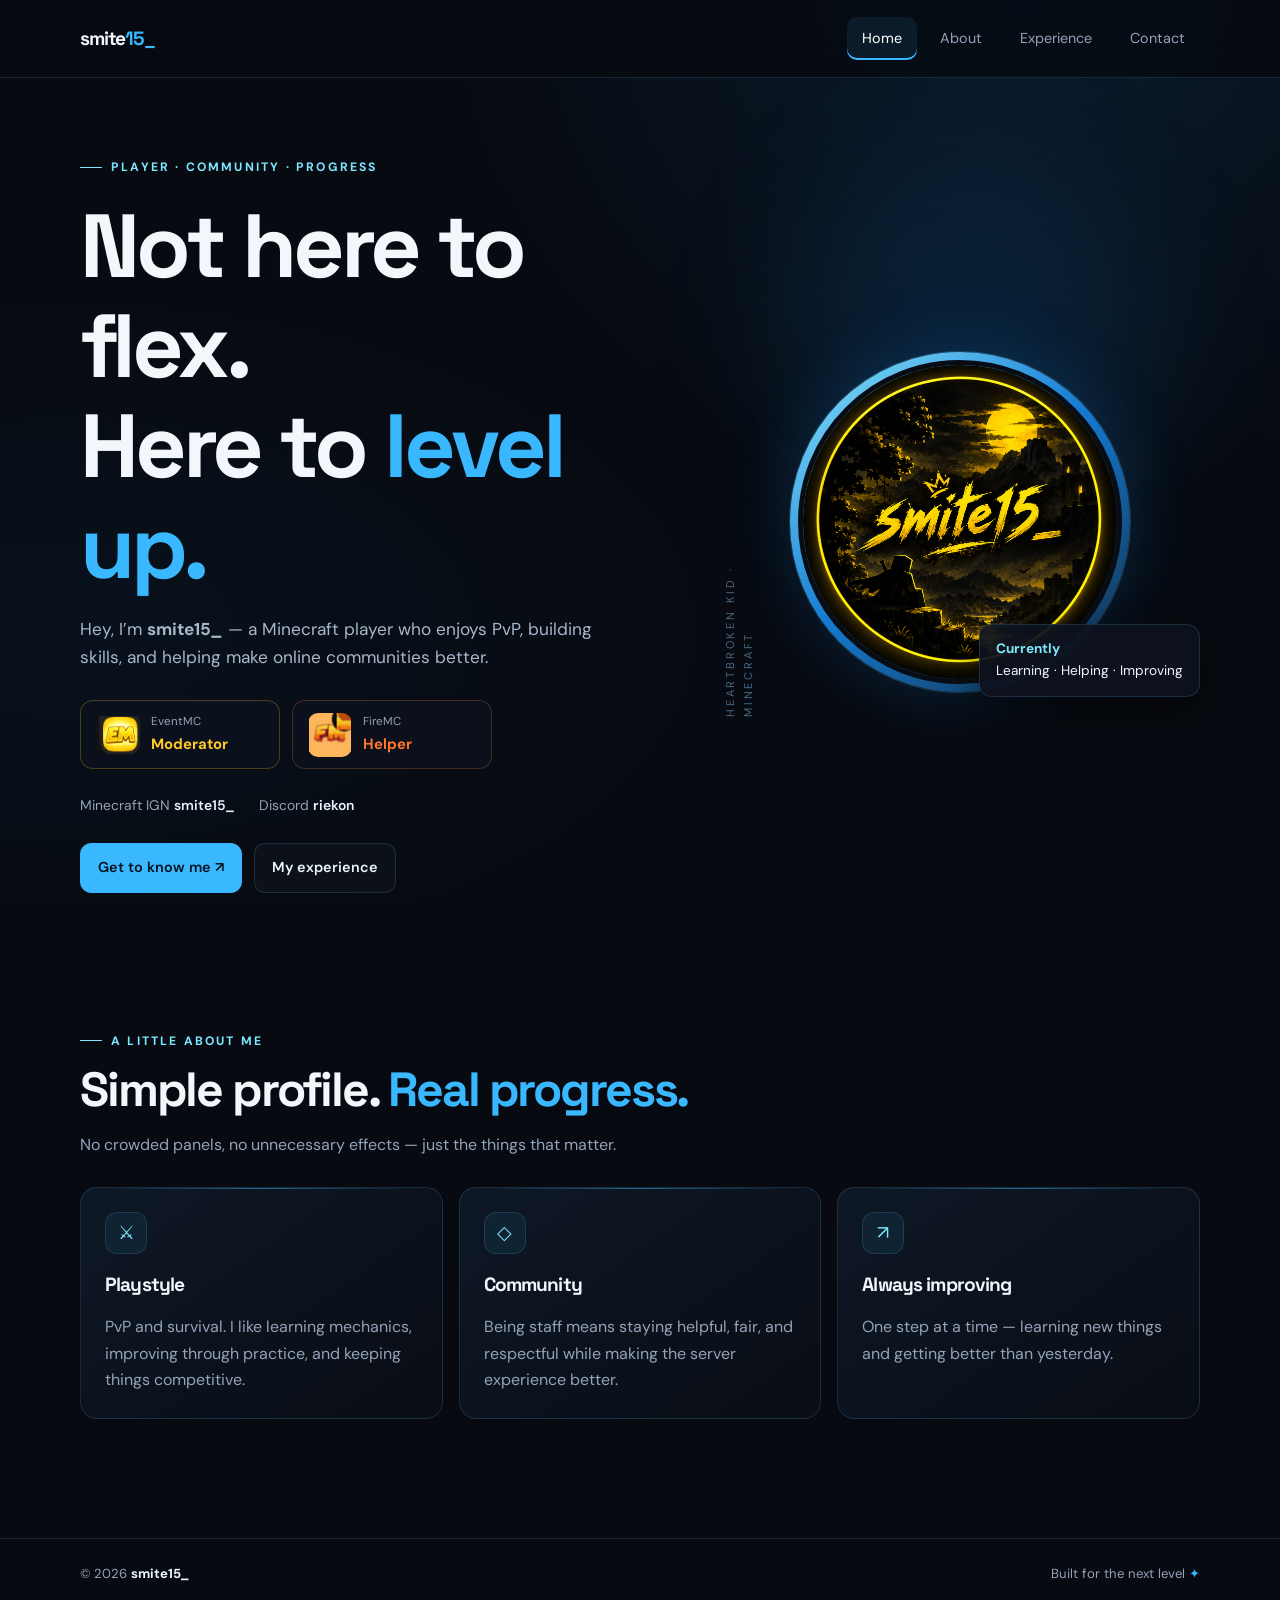
<file: index.html>
<!doctype html><html lang="en"><head><meta charset="utf-8"><meta name="viewport" content="width=device-width,initial-scale=1"><meta name="theme-color" content="#070a10"><meta name="description" content="The personal profile of smite15_ — Minecraft player and community staff."><title>smite15_ — Home</title><link rel="stylesheet" href="style.css"></head><body>
<header class="topbar"><div class="wrap nav"><a class="brand" href="index.html">smite<span>15_</span></a><nav class="navlinks"><a class="active" href="index.html">Home</a><a href="about.html">About</a><a href="experience.html">Experience</a><a href="contact.html">Contact</a></nav><button class="menu-btn" aria-label="Toggle navigation" aria-expanded="false">☰</button></div></header>
<main><section class="wrap hero"><div class="hero-copy reveal"><div class="eyebrow">Player · Community · Progress</div><h1>Not here to flex.<br>Here to <span>level up.</span></h1><p class="lead">Hey, I’m <strong>smite15_</strong> — a Minecraft player who enjoys PvP, building skills, and helping make online communities better.</p><div class="role-row"><div class="role event"><img src="assets/eventmc.png" alt="EventMC EM logo"><div><small>EventMC</small><strong>Moderator</strong></div></div><div class="role fire"><img src="assets/firemc.png" alt="FireMC FM logo"><div><small>FireMC</small><strong>Helper</strong></div></div></div><div class="mini-info"><span>Minecraft IGN <b>smite15_</b></span><span>Discord <b>riekon</b></span></div><div class="btnrow"><a class="btn primary" href="about.html">Get to know me ↗</a><a class="btn" href="experience.html">My experience</a></div></div><div class="hero-visual reveal"><div class="side-label">HeartBroken Kid · Minecraft</div><div class="avatar-ring"><img src="assets/profile.png" alt="smite15_ profile artwork"></div><div class="float-note"><strong>Currently</strong>Learning · Helping · Improving</div></div></section>
<section class="section"><div class="wrap"><div class="section-head"><div class="eyebrow">A little about me</div><h2>Simple profile. <span style="color:var(--blue)">Real progress.</span></h2><p>No crowded panels, no unnecessary effects — just the things that matter.</p></div><div class="grid"><article class="card"><div class="card-icon">⚔</div><h3>Playstyle</h3><p>PvP and survival. I like learning mechanics, improving through practice, and keeping things competitive.</p></article><article class="card"><div class="card-icon">◇</div><h3>Community</h3><p>Being staff means staying helpful, fair, and respectful while making the server experience better.</p></article><article class="card"><div class="card-icon">↗</div><h3>Always improving</h3><p>One step at a time — learning new things and getting better than yesterday.</p></article></div></div></section></main>
<footer class="footer"><div class="wrap footer-inner"><span>© <span id="year">2026</span> <strong>smite15_</strong></span><span>Built for the next level <span style="color:var(--blue)">✦</span></span></div></footer><script src="app.js"></script></body></html>
</file>
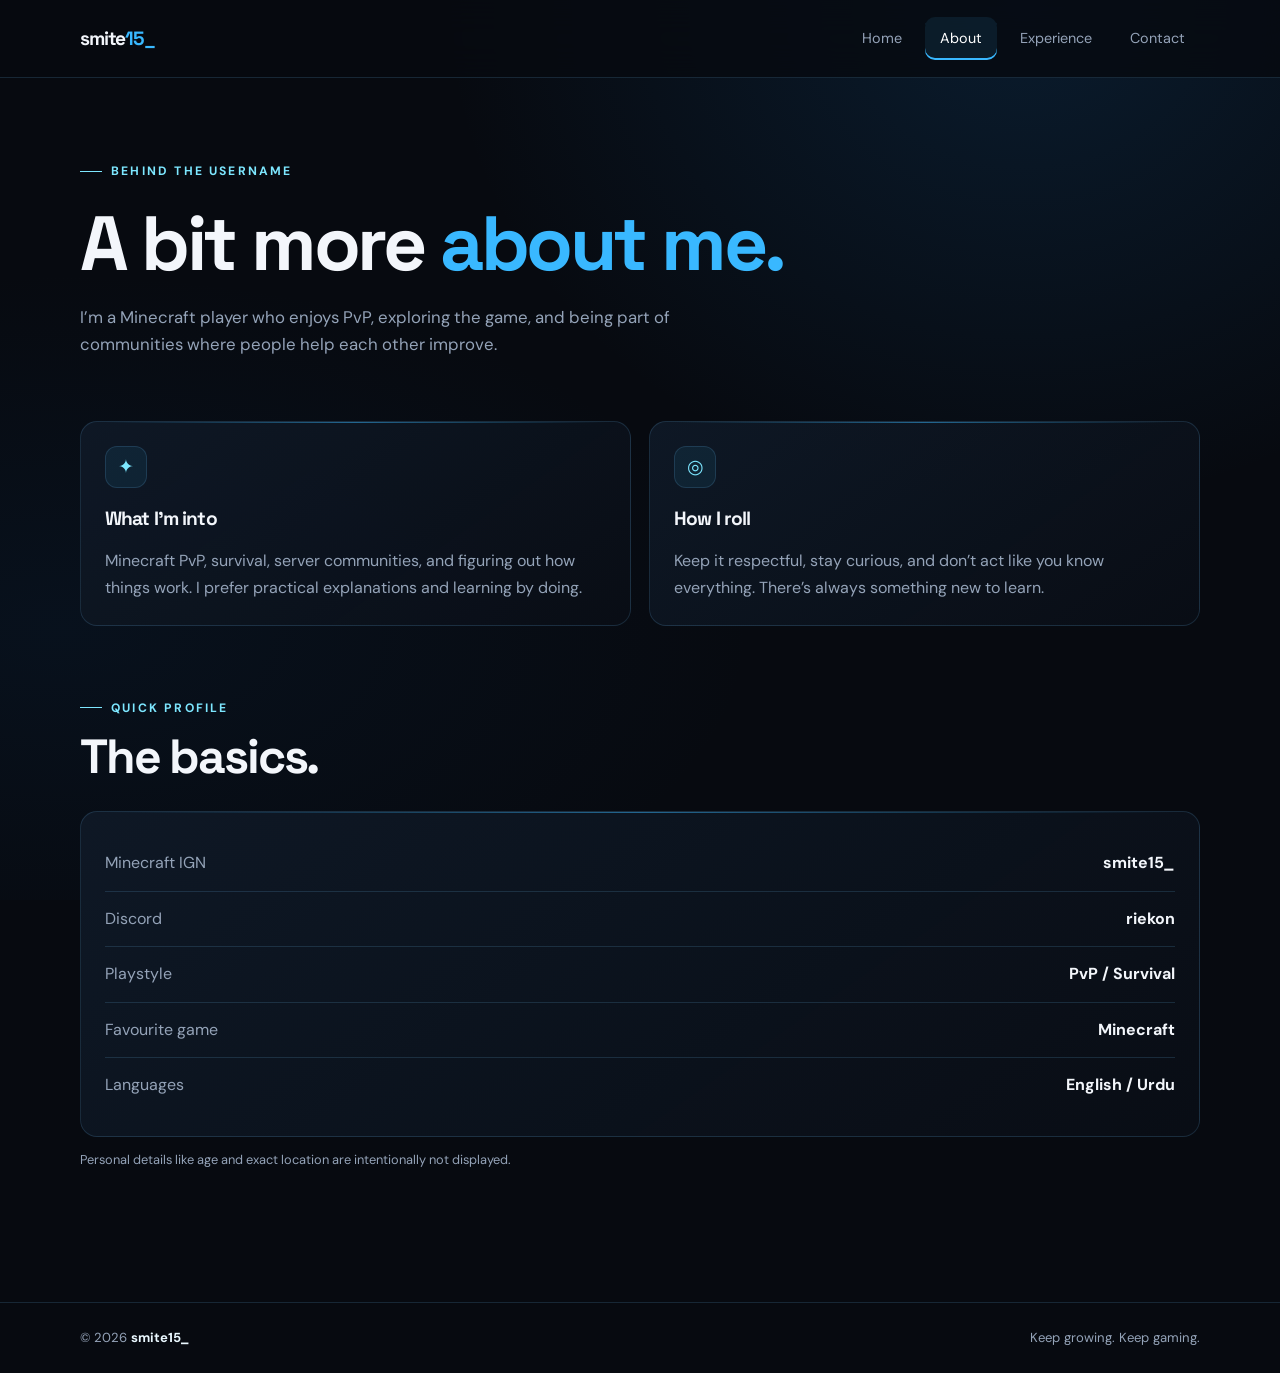
<file: about.html>
<!doctype html><html lang="en"><head><meta charset="utf-8"><meta name="viewport" content="width=device-width,initial-scale=1"><meta name="theme-color" content="#070a10"><title>About — smite15_</title><link rel="stylesheet" href="style.css"></head><body><header class="topbar"><div class="wrap nav"><a class="brand" href="index.html">smite<span>15_</span></a><nav class="navlinks"><a href="index.html">Home</a><a class="active" href="about.html">About</a><a href="experience.html">Experience</a><a href="contact.html">Contact</a></nav><button class="menu-btn" aria-label="Toggle navigation" aria-expanded="false">☰</button></div></header><main class="wrap"><section class="page-hero reveal"><div class="eyebrow">Behind the username</div><h1>A bit more <span style="color:var(--blue)">about me.</span></h1><p>I’m a Minecraft player who enjoys PvP, exploring the game, and being part of communities where people help each other improve.</p></section><section class="two-col"><article class="card"><div class="card-icon">✦</div><h3>What I’m into</h3><p>Minecraft PvP, survival, server communities, and figuring out how things work. I prefer practical explanations and learning by doing.</p></article><article class="card"><div class="card-icon">◎</div><h3>How I roll</h3><p>Keep it respectful, stay curious, and don’t act like you know everything. There’s always something new to learn.</p></article></section><section class="section"><div class="section-head"><div class="eyebrow">Quick profile</div><h2>The basics.</h2></div><div class="card info-list"><div class="info-line"><span>Minecraft IGN</span><strong>smite15_</strong></div><div class="info-line"><span>Discord</span><strong>riekon</strong></div><div class="info-line"><span>Playstyle</span><strong>PvP / Survival</strong></div><div class="info-line"><span>Favourite game</span><strong>Minecraft</strong></div><div class="info-line"><span>Languages</span><strong>English / Urdu</strong></div></div><p class="notice">Personal details like age and exact location are intentionally not displayed.</p></section></main><footer class="footer"><div class="wrap footer-inner"><span>© 2026 <strong>smite15_</strong></span><span>Keep growing. Keep gaming.</span></div></footer><script src="app.js"></script></body></html>
</file>
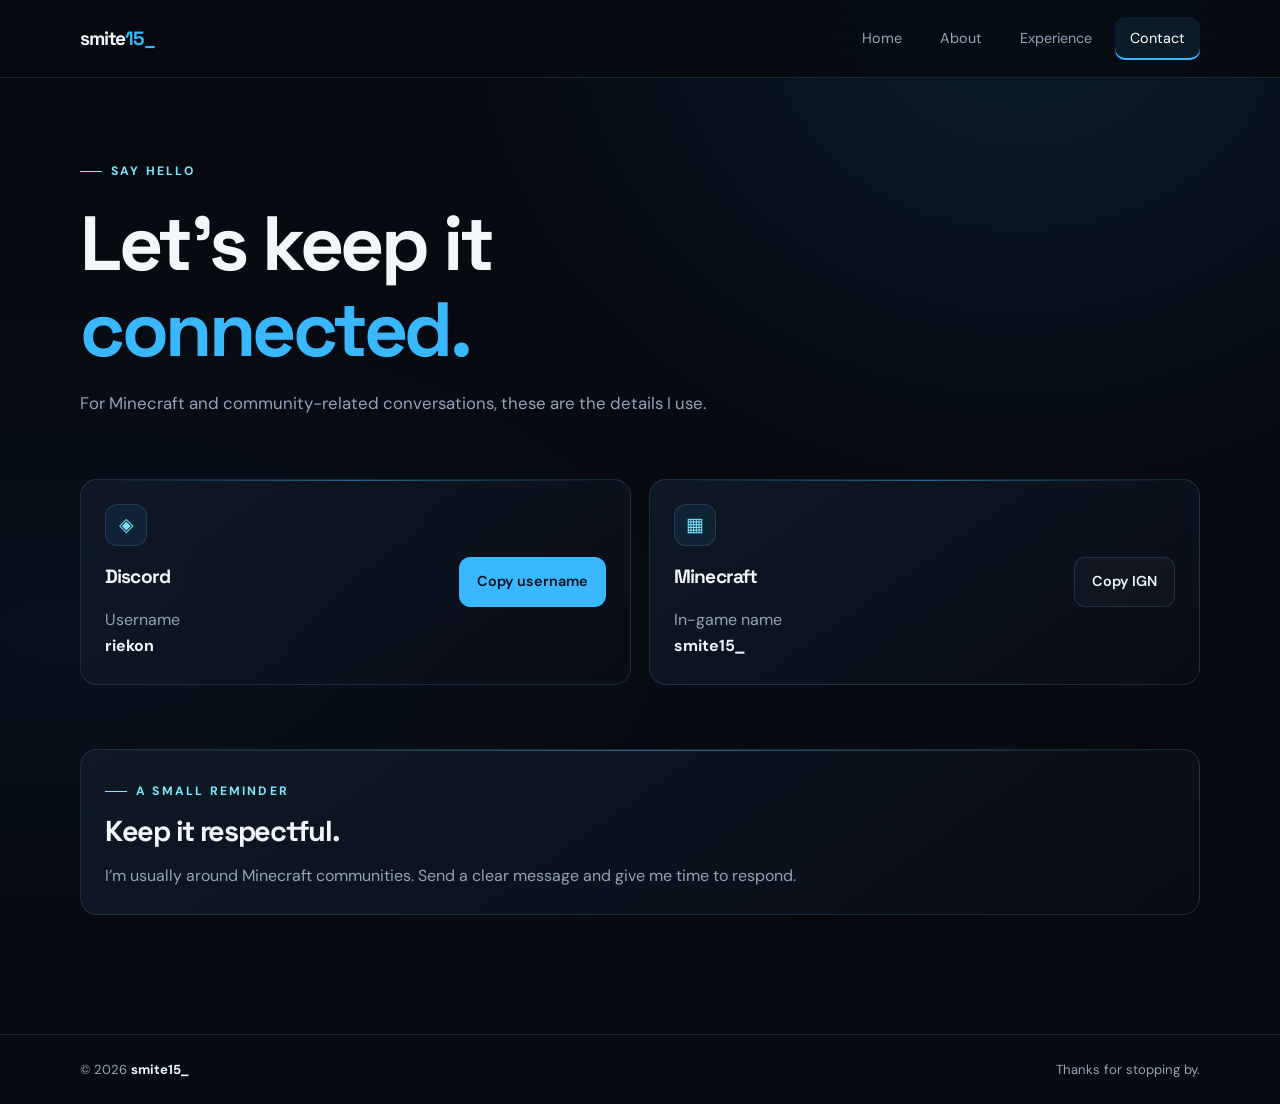
<file: contact.html>
<!doctype html><html lang="en"><head><meta charset="utf-8"><meta name="viewport" content="width=device-width,initial-scale=1"><meta name="theme-color" content="#070a10"><title>Contact — smite15_</title><link rel="stylesheet" href="style.css"></head><body><header class="topbar"><div class="wrap nav"><a class="brand" href="index.html">smite<span>15_</span></a><nav class="navlinks"><a href="index.html">Home</a><a href="about.html">About</a><a href="experience.html">Experience</a><a class="active" href="contact.html">Contact</a></nav><button class="menu-btn" aria-label="Toggle navigation" aria-expanded="false">☰</button></div></header><main class="wrap"><section class="page-hero reveal"><div class="eyebrow">Say hello</div><h1>Let’s keep it <span style="color:var(--blue)">connected.</span></h1><p>For Minecraft and community-related conversations, these are the details I use.</p></section><section class="two-col"><article class="card contact-box"><div><div class="card-icon">◈</div><h3>Discord</h3><p>Username</p><div class="contact-value">riekon</div></div><button class="btn primary" data-copy="riekon">Copy username</button></article><article class="card contact-box"><div><div class="card-icon">▦</div><h3>Minecraft</h3><p>In-game name</p><div class="contact-value">smite15_</div></div><button class="btn" data-copy="smite15_">Copy IGN</button></article></section><section class="section"><div class="card"><div class="eyebrow">A small reminder</div><h2 style="font-size:1.8rem;margin-top:14px">Keep it respectful.</h2><p class="muted" style="margin-bottom:0">I’m usually around Minecraft communities. Send a clear message and give me time to respond.</p></div></section></main><footer class="footer"><div class="wrap footer-inner"><span>© 2026 <strong>smite15_</strong></span><span>Thanks for stopping by.</span></div></footer><script src="app.js"></script></body></html>
</file>
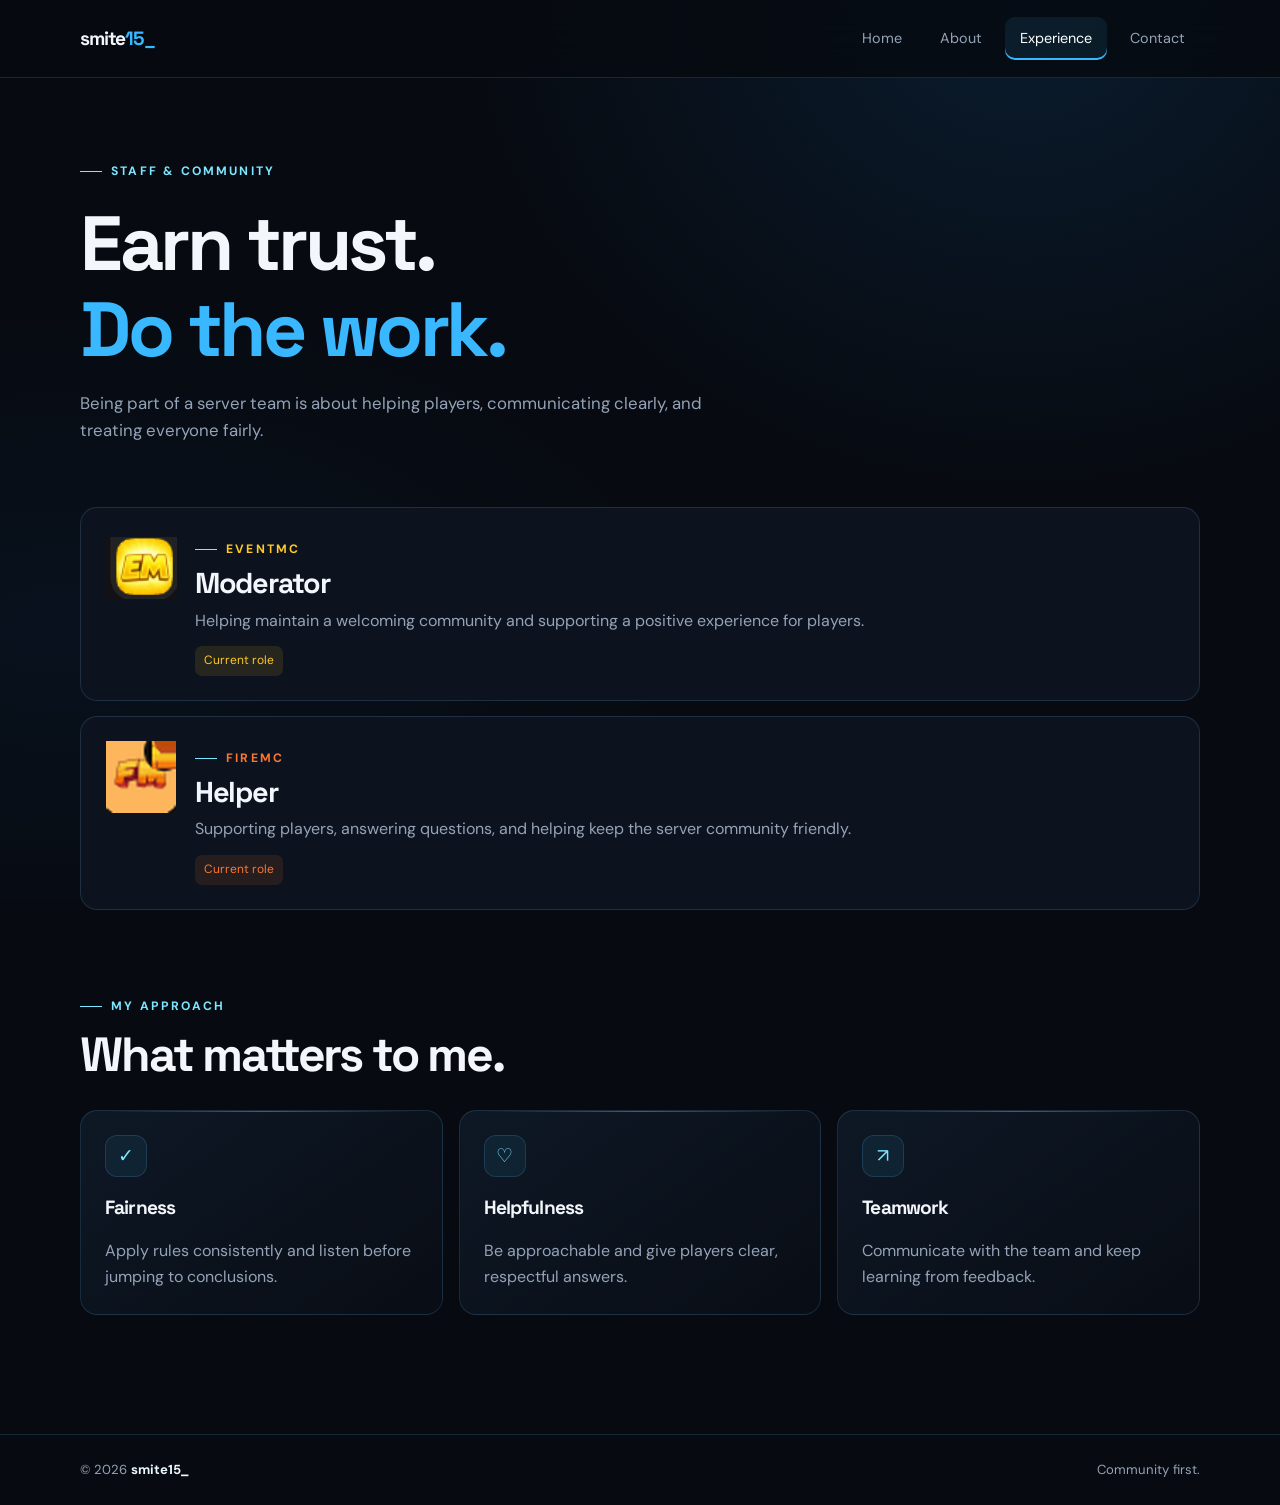
<file: experience.html>
<!doctype html><html lang="en"><head><meta charset="utf-8"><meta name="viewport" content="width=device-width,initial-scale=1"><meta name="theme-color" content="#070a10"><title>Experience — smite15_</title><link rel="stylesheet" href="style.css"></head><body><header class="topbar"><div class="wrap nav"><a class="brand" href="index.html">smite<span>15_</span></a><nav class="navlinks"><a href="index.html">Home</a><a href="about.html">About</a><a class="active" href="experience.html">Experience</a><a href="contact.html">Contact</a></nav><button class="menu-btn" aria-label="Toggle navigation" aria-expanded="false">☰</button></div></header><main class="wrap"><section class="page-hero reveal"><div class="eyebrow">Staff & community</div><h1>Earn trust.<br><span style="color:var(--blue)">Do the work.</span></h1><p>Being part of a server team is about helping players, communicating clearly, and treating everyone fairly.</p></section><section><article class="role-card"><img src="assets/eventmc.png" alt="EventMC EM logo"><div><div class="eyebrow" style="color:var(--gold)">EventMC</div><h2 style="font-size:1.8rem;margin:8px 0">Moderator</h2><p>Helping maintain a welcoming community and supporting a positive experience for players.</p><span class="tag gold">Current role</span></div></article><article class="role-card"><img src="assets/firemc.png" alt="FireMC FM logo"><div><div class="eyebrow" style="color:var(--fire)">FireMC</div><h2 style="font-size:1.8rem;margin:8px 0">Helper</h2><p>Supporting players, answering questions, and helping keep the server community friendly.</p><span class="tag fire">Current role</span></div></article></section><section class="section"><div class="section-head"><div class="eyebrow">My approach</div><h2>What matters to me.</h2></div><div class="grid"><article class="card"><div class="card-icon">✓</div><h3>Fairness</h3><p>Apply rules consistently and listen before jumping to conclusions.</p></article><article class="card"><div class="card-icon">♡</div><h3>Helpfulness</h3><p>Be approachable and give players clear, respectful answers.</p></article><article class="card"><div class="card-icon">↗</div><h3>Teamwork</h3><p>Communicate with the team and keep learning from feedback.</p></article></div></section></main><footer class="footer"><div class="wrap footer-inner"><span>© 2026 <strong>smite15_</strong></span><span>Community first.</span></div></footer><script src="app.js"></script></body></html>
</file>
<file: style.css>
@import url('https://fonts.googleapis.com/css2?family=DM+Sans:wght@400;500;600;700&family=Space+Grotesk:wght@400;500;600;700&display=swap');
:root{--bg:#070a10;--panel:#0d131e;--panel2:#101a28;--text:#f3f6fb;--muted:#94a3b8;--blue:#39b8ff;--cyan:#7de7ff;--line:rgba(109,181,235,.17);--gold:#ffc928;--fire:#ff762c;--max:1120px}*{box-sizing:border-box}html{scroll-behavior:smooth}body{margin:0;background:var(--bg);color:var(--text);font-family:'DM Sans',sans-serif;line-height:1.65}body:before{content:"";position:fixed;inset:0;pointer-events:none;z-index:-2;background:radial-gradient(ellipse at 80% 0%,rgba(20,91,151,.22),transparent 40%),radial-gradient(ellipse at 5% 70%,rgba(12,54,96,.16),transparent 40%),#070a10}a{color:inherit;text-decoration:none}button{font:inherit}.wrap{width:min(var(--max),calc(100% - 40px));margin:auto}.topbar{height:78px;border-bottom:1px solid var(--line);display:flex;align-items:center;position:sticky;top:0;z-index:20;background:rgba(7,10,16,.82);backdrop-filter:blur(18px)}.nav{display:flex;align-items:center;justify-content:space-between;gap:22px}.brand{font:700 1.2rem 'Space Grotesk',sans-serif;letter-spacing:-.06em}.brand span{color:var(--blue)}.navlinks{display:flex;align-items:center;gap:8px}.navlinks a{color:var(--muted);font-size:.9rem;padding:10px 15px;border-radius:10px;transition:.2s}.navlinks a:hover,.navlinks a.active{color:white;background:rgba(57,184,255,.09)}.navlinks a.active{box-shadow:inset 0 -2px var(--blue)}.menu-btn{display:none;background:var(--panel);color:white;border:1px solid var(--line);border-radius:10px;padding:8px 11px}.eyebrow{display:inline-flex;align-items:center;gap:9px;color:var(--cyan);font-size:.76rem;letter-spacing:.18em;text-transform:uppercase;font-weight:700}.eyebrow:before{content:"";width:22px;height:1px;background:var(--cyan)}h1,h2,h3,p{margin-top:0}h1,h2,h3{font-family:'Space Grotesk',sans-serif;letter-spacing:-.045em;line-height:1.12}h1{font-size:clamp(2.8rem,7vw,5.8rem);margin:18px 0}h1 span{color:var(--blue)}h2{font-size:clamp(2rem,4vw,3rem);margin:12px 0 16px}h3{font-size:1.2rem}.muted{color:var(--muted)}.btnrow{display:flex;gap:12px;flex-wrap:wrap;margin-top:26px}.btn{display:inline-flex;align-items:center;justify-content:center;gap:9px;padding:12px 17px;border:1px solid var(--line);border-radius:11px;color:#e9f7ff;background:rgba(255,255,255,.025);font-weight:600;font-size:.9rem;transition:transform .2s,border-color .2s,background .2s;cursor:pointer}.btn:hover{transform:translateY(-2px);border-color:rgba(57,184,255,.65);background:rgba(57,184,255,.09)}.btn.primary{background:var(--blue);color:#03111c;border-color:var(--blue)}.btn.primary:hover{background:#7bd4ff}.hero{padding:72px 0 66px;min-height:570px;display:grid;grid-template-columns:1.1fr .9fr;align-items:center;gap:55px;position:relative}.hero:after{content:"";position:absolute;width:370px;height:370px;right:4%;top:10%;border-radius:50%;background:rgba(18,113,191,.15);filter:blur(65px);z-index:-1}.hero-copy .lead{max-width:540px;font-size:1.08rem;color:#a8b7ca}.hero-visual{position:relative;display:grid;place-items:center;min-height:390px}.avatar-ring{width:min(340px,78vw);aspect-ratio:1;border-radius:50%;padding:8px;background:linear-gradient(140deg,#8ce8ff,#147bd2 48%,#14283f);box-shadow:0 0 0 1px rgba(112,218,255,.2),0 0 70px rgba(32,151,255,.19)}.avatar-ring img{width:100%;height:100%;object-fit:cover;border-radius:50%;display:block;border:5px solid #080d15}.float-note{position:absolute;right:0;bottom:20px;padding:13px 16px;background:rgba(13,19,30,.94);border:1px solid var(--line);border-radius:13px;box-shadow:0 14px 40px #0007;font-size:.85rem}.float-note strong{display:block;color:var(--cyan)}.side-label{position:absolute;left:0;top:50%;writing-mode:vertical-rl;transform:rotate(180deg);font-size:.7rem;letter-spacing:.25em;color:#486783;text-transform:uppercase}.role-row{display:flex;gap:12px;flex-wrap:wrap;margin-top:28px}.role{display:flex;align-items:center;gap:11px;min-width:200px;padding:11px 15px;border:1px solid var(--line);background:rgba(13,19,30,.78);border-radius:13px}.role img{width:44px;height:44px;object-fit:contain;border-radius:10px}.role small{display:block;color:var(--muted);font-size:.72rem}.role strong{font-size:.93rem}.role.event{border-color:rgba(255,201,40,.25)}.role.event strong{color:var(--gold)}.role.fire{border-color:rgba(255,118,44,.25)}.role.fire strong{color:var(--fire)}.mini-info{display:flex;gap:24px;flex-wrap:wrap;margin-top:25px;color:var(--muted);font-size:.87rem}.mini-info b{color:#e9f2ff;font-weight:600}.section{padding:64px 0}.section-head{max-width:650px;margin-bottom:28px}.section-head p{color:var(--muted)}.grid{display:grid;grid-template-columns:repeat(3,1fr);gap:16px}.card{padding:24px;border:1px solid var(--line);border-radius:17px;background:linear-gradient(145deg,rgba(16,26,40,.88),rgba(9,14,22,.85));position:relative;overflow:hidden}.card:before{content:"";position:absolute;top:0;left:24px;right:24px;height:1px;background:linear-gradient(90deg,transparent,rgba(57,184,255,.5),transparent)}.card p{color:var(--muted);margin-bottom:0}.card-icon{width:42px;height:42px;border:1px solid var(--line);background:rgba(57,184,255,.08);color:var(--cyan);display:grid;place-items:center;border-radius:12px;margin-bottom:20px;font-size:1.2rem}.page-hero{padding:76px 0 45px;max-width:780px}.page-hero h1{font-size:clamp(2.7rem,6vw,4.8rem)}.page-hero p{font-size:1.05rem;color:var(--muted);max-width:640px}.two-col{display:grid;grid-template-columns:1fr 1fr;gap:18px}.info-list{display:grid;gap:0}.info-line{display:flex;justify-content:space-between;gap:20px;padding:14px 0;border-bottom:1px solid var(--line)}.info-line:last-child{border:0}.info-line span{color:var(--muted)}.info-line strong{text-align:right}.role-card{display:flex;gap:18px;align-items:flex-start;padding:24px;border-radius:17px;background:var(--panel);border:1px solid var(--line);margin-bottom:15px}.role-card img{width:72px;height:72px;object-fit:contain;flex-shrink:0}.role-card p{color:var(--muted);margin-bottom:0}.tag{display:inline-block;padding:5px 9px;border-radius:7px;font-size:.75rem;background:rgba(57,184,255,.1);color:var(--cyan);margin-top:12px}.tag.gold{background:rgba(255,201,40,.1);color:var(--gold)}.tag.fire{background:rgba(255,118,44,.1);color:var(--fire)}.contact-box{display:flex;align-items:center;justify-content:space-between;gap:20px}.contact-box p{color:var(--muted);margin-bottom:0}.contact-value{font-weight:700;color:#eaf8ff}.footer{border-top:1px solid var(--line);padding:24px 0;margin-top:55px;color:var(--muted);font-size:.82rem}.footer-inner{display:flex;justify-content:space-between;gap:15px;flex-wrap:wrap}.footer strong{color:#eaf8ff}.reveal{animation:rise .65s both}@keyframes rise{from{opacity:0;transform:translateY(13px)}to{opacity:1;transform:translateY(0)}}.notice{font-size:.8rem;color:var(--muted);margin-top:12px}.copied{color:#8effc3!important}@media(max-width:800px){.hero{grid-template-columns:1fr;gap:20px;padding-top:52px}.hero-visual{grid-row:1;min-height:300px}.avatar-ring{width:260px}.float-note{right:7%;bottom:0}.side-label{display:none}.grid{grid-template-columns:1fr 1fr}.two-col{grid-template-columns:1fr}.topbar{height:70px}.menu-btn{display:block}.navlinks{display:none;position:absolute;left:20px;right:20px;top:64px;padding:10px;background:#0c121d;border:1px solid var(--line);border-radius:13px;flex-direction:column;align-items:stretch}.navlinks.open{display:flex}.navlinks a{padding:12px}.contact-box{align-items:flex-start;flex-direction:column}}@media(max-width:520px){.wrap{width:calc(100% - 30px)}.grid{grid-template-columns:1fr}.role{min-width:100%}.hero{padding-top:34px}.hero-visual{min-height:275px}.avatar-ring{width:220px}.page-hero{padding-top:52px}.section{padding:45px 0}.role-card{padding:18px}.role-card img{width:55px;height:55px}.btnrow .btn{flex:1}.mini-info{gap:12px 20px}}
</file>
